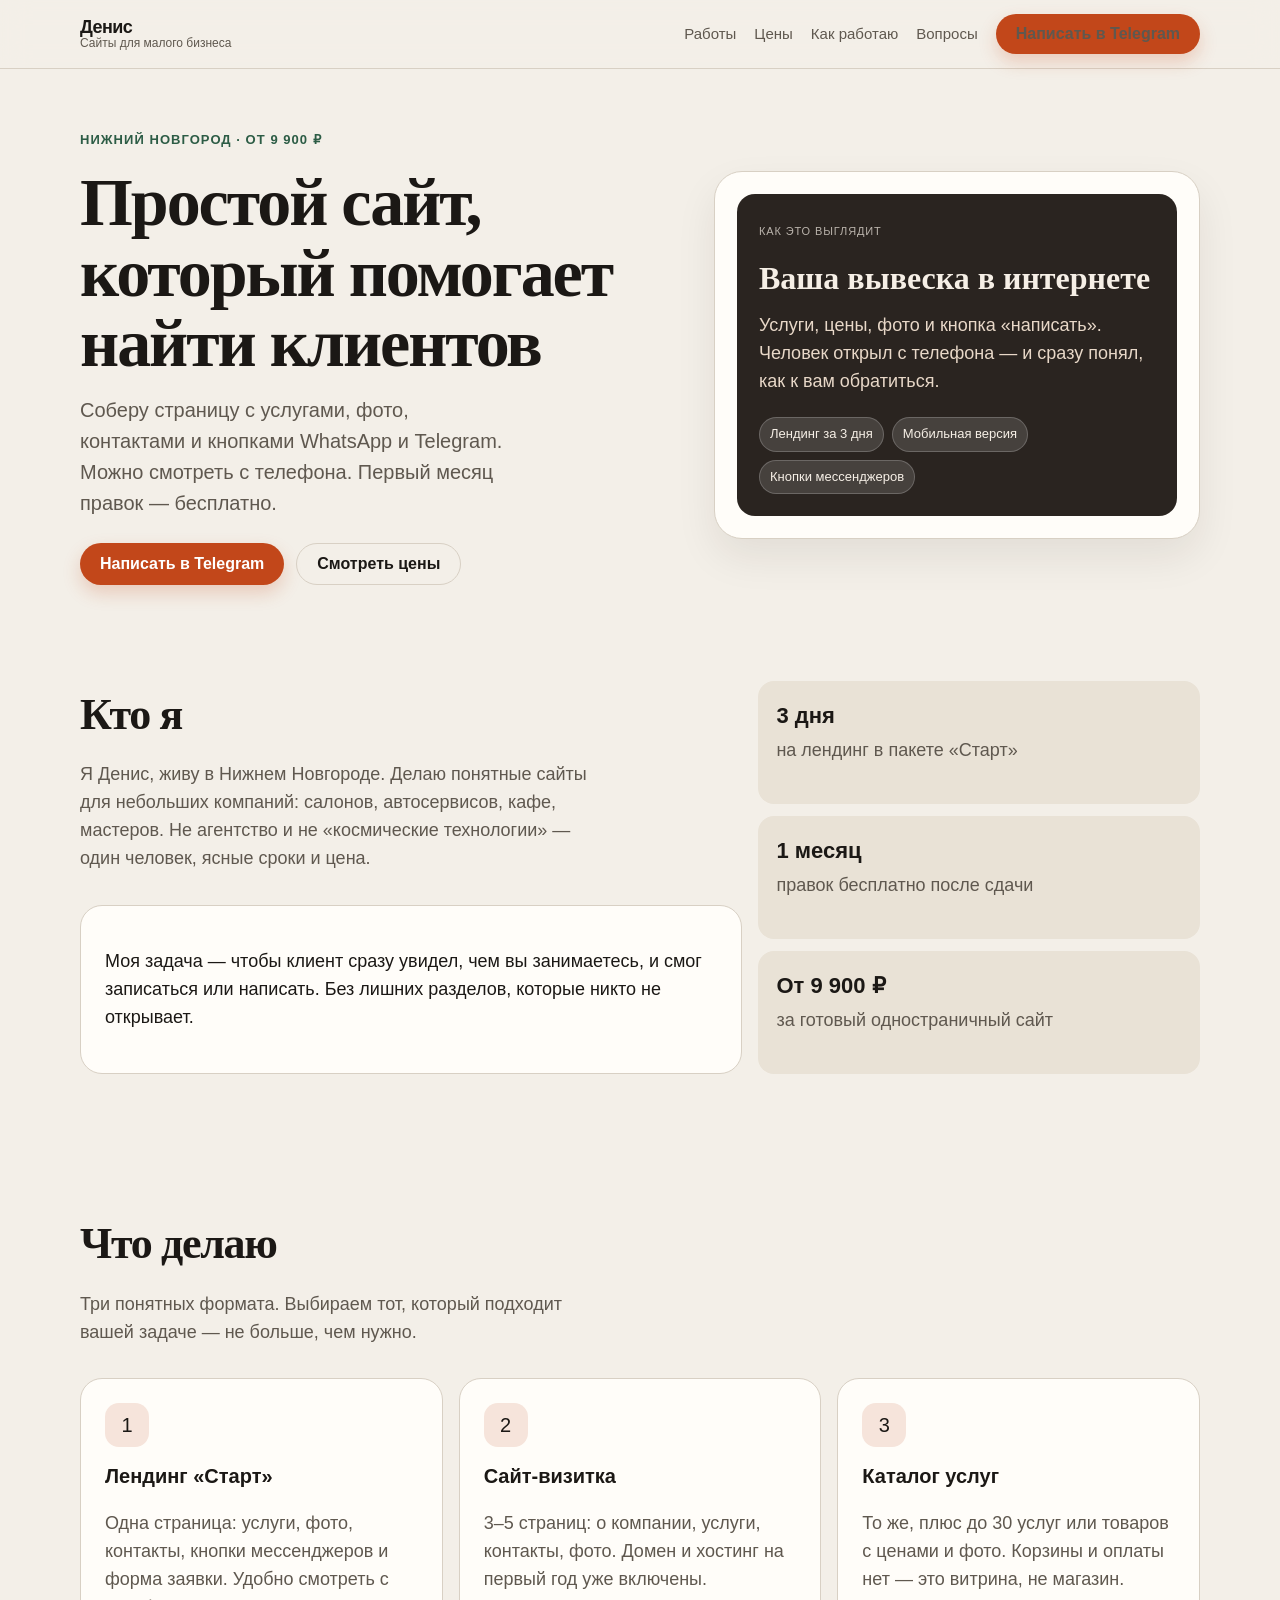
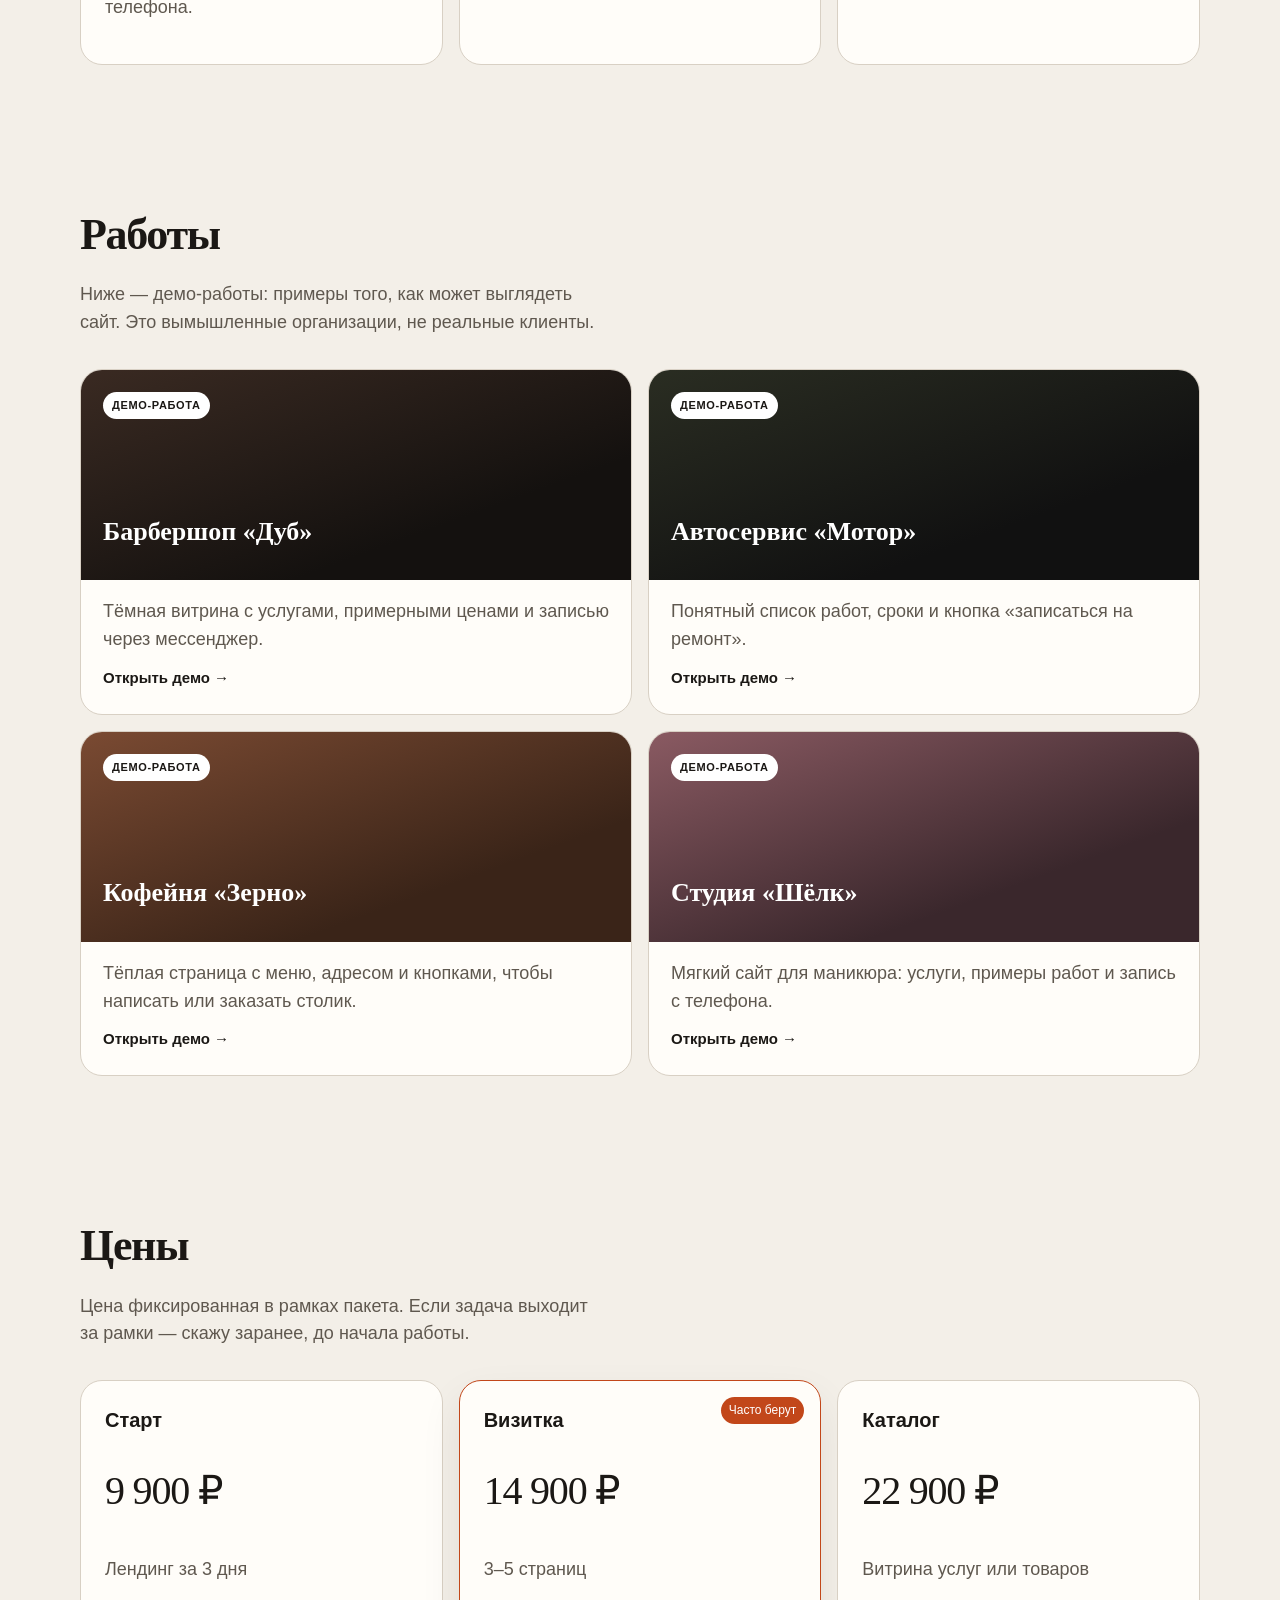
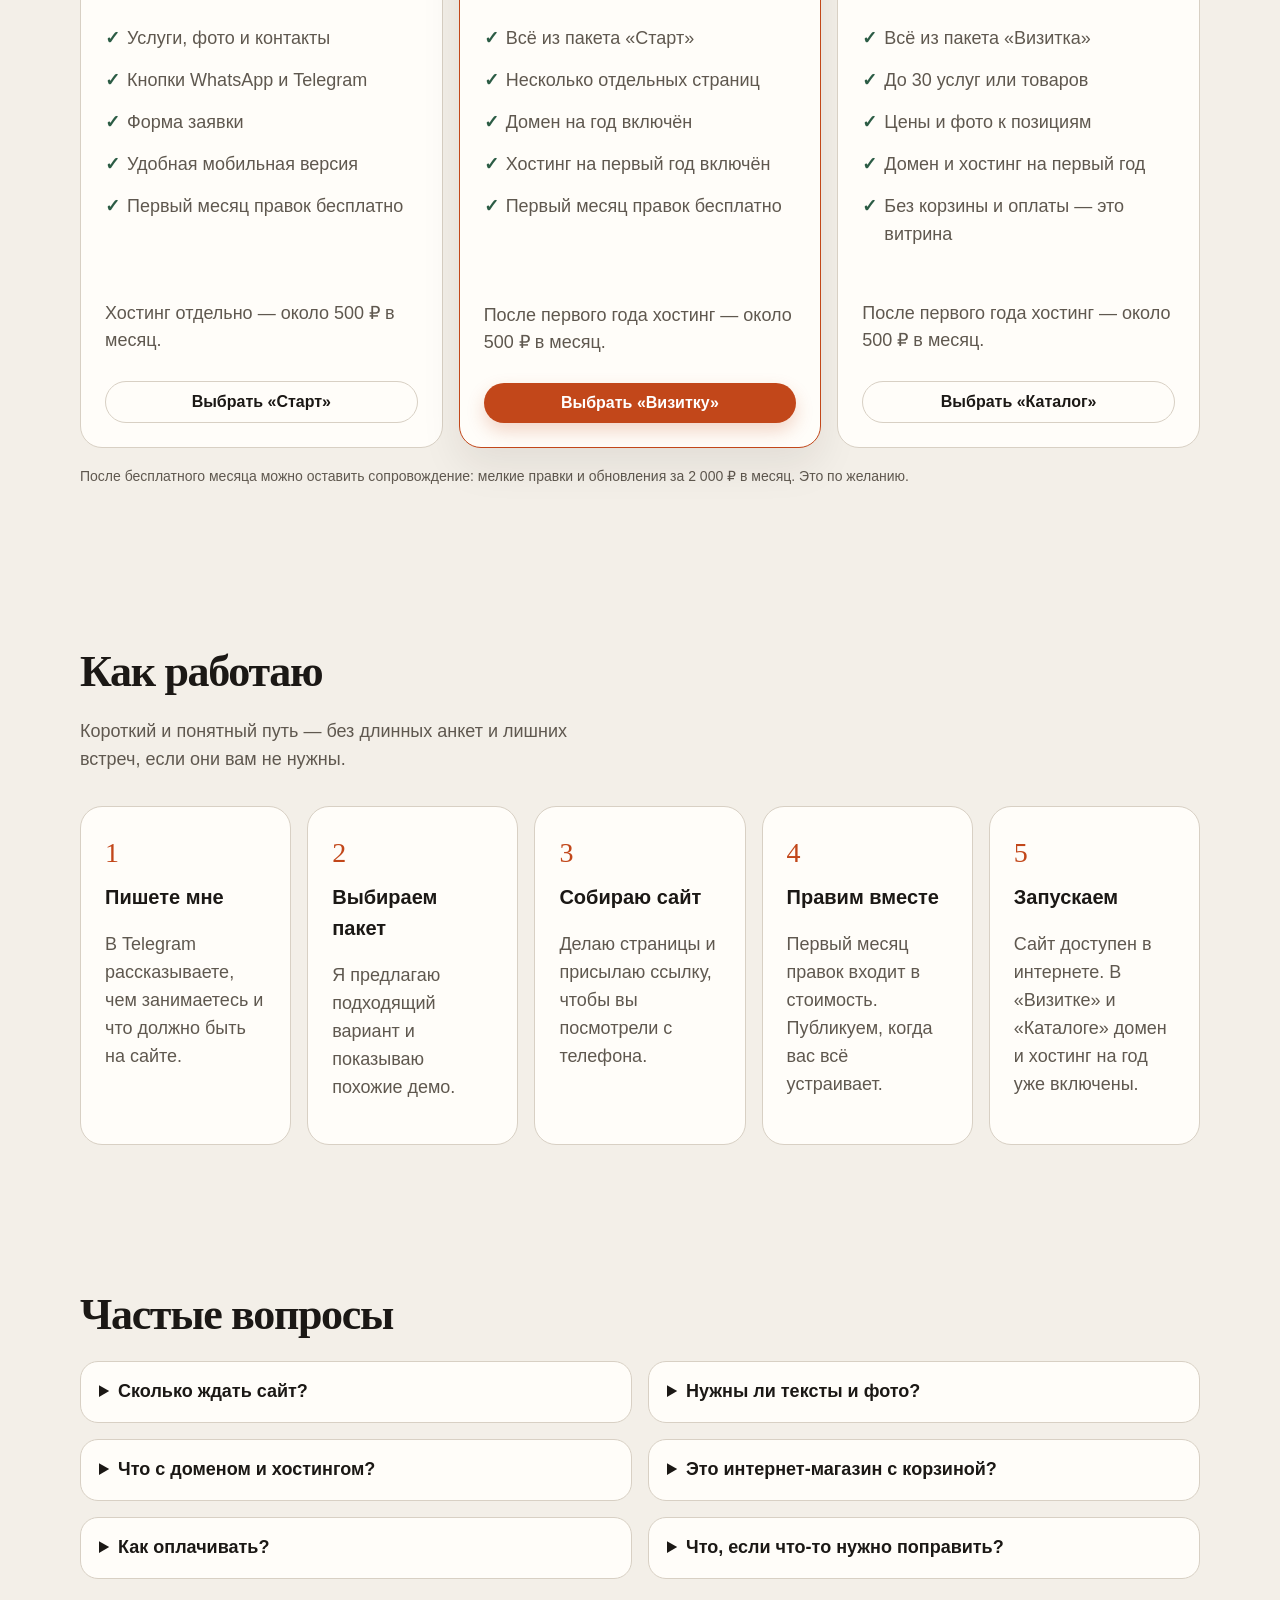
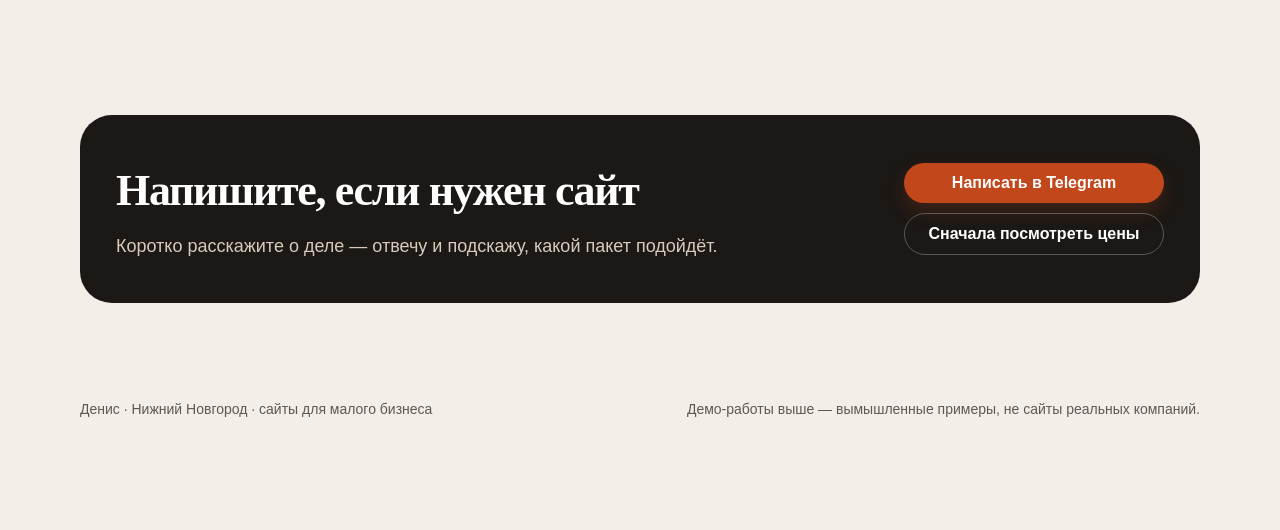
<file: index.html>
<!DOCTYPE html>
<html lang="ru">
<head>
  <meta charset="UTF-8">
  <meta name="viewport" content="width=device-width, initial-scale=1">
  <meta name="description" content="Денис из Нижнего Новгорода делает простые сайты для малого бизнеса: лендинг от 9 900 ₽, визитка и каталог. Первый месяц правок бесплатно.">
  <title>Денис — сайты для малого бизнеса в Нижнем Новгороде</title>
  <link rel="stylesheet" href="styles.css">
  <link rel="icon" href="data:image/svg+xml,%3Csvg xmlns='http://www.w3.org/2000/svg' viewBox='0 0 64 64'%3E%3Crect rx='14' width='64' height='64' fill='%23C2471A'/%3E%3Ctext x='32' y='44' text-anchor='middle' font-size='34' fill='white' font-family='Georgia'%3EД%3C/text%3E%3C/svg%3E">
</head>
<body>
  <a class="skip" href="#main">К содержанию</a>
  <div class="admin-note" id="admin-note">Чтобы кнопка «Написать в Telegram» заработала, укажите свой ник в файле config.js</div>

  <header class="nav">
    <div class="wrap nav-inner">
      <a class="brand" href="#top">
        <b>Денис</b>
        <span>Сайты для малого бизнеса</span>
      </a>
      <nav class="nav-links" aria-label="Разделы">
        <a href="#works">Работы</a>
        <a href="#prices">Цены</a>
        <a href="#how">Как работаю</a>
        <a href="#faq">Вопросы</a>
        <a class="btn" data-tg href="#contact">Написать в Telegram</a>
      </nav>
    </div>
  </header>

  <main id="main">
    <section class="hero" id="top">
      <div class="wrap hero-grid">
        <div>
          <div class="eyebrow">Нижний Новгород · от 9 900 ₽</div>
          <h1>Простой сайт, который помогает найти клиентов</h1>
          <p class="lead">Соберу страницу с услугами, фото, контактами и кнопками WhatsApp и Telegram. Можно смотреть с телефона. Первый месяц правок — бесплатно.</p>
          <div class="hero-actions">
            <a class="btn" data-tg href="#contact">Написать в Telegram</a>
            <a class="btn btn-ghost" href="#prices">Смотреть цены</a>
          </div>
        </div>
        <aside class="hero-card" aria-hidden="true">
          <div class="preview">
            <small>Как это выглядит</small>
            <strong>Ваша вывеска в интернете</strong>
            <p>Услуги, цены, фото и кнопка «написать». Человек открыл с телефона — и сразу понял, как к вам обратиться.</p>
            <div class="pills">
              <span class="pill">Лендинг за 3 дня</span>
              <span class="pill">Мобильная версия</span>
              <span class="pill">Кнопки мессенджеров</span>
            </div>
          </div>
        </aside>
      </div>
    </section>

    <section id="about">
      <div class="wrap about-grid">
        <div>
          <h2>Кто я</h2>
          <p class="section-lead">Я Денис, живу в Нижнем Новгороде. Делаю понятные сайты для небольших компаний: салонов, автосервисов, кафе, мастеров. Не агентство и не «космические технологии» — один человек, ясные сроки и цена.</p>
          <div class="card">
            <p>Моя задача — чтобы клиент сразу увидел, чем вы занимаетесь, и смог записаться или написать. Без лишних разделов, которые никто не открывает.</p>
          </div>
        </div>
        <div class="facts">
          <div class="fact"><b>3 дня</b><span class="muted">на лендинг в пакете «Старт»</span></div>
          <div class="fact"><b>1 месяц</b><span class="muted">правок бесплатно после сдачи</span></div>
          <div class="fact"><b>От 9 900 ₽</b><span class="muted">за готовый одностраничный сайт</span></div>
        </div>
      </div>
    </section>

    <section id="do">
      <div class="wrap">
        <h2>Что делаю</h2>
        <p class="section-lead">Три понятных формата. Выбираем тот, который подходит вашей задаче — не больше, чем нужно.</p>
        <div class="services">
          <article class="card">
            <div class="icon">1</div>
            <h3>Лендинг «Старт»</h3>
            <p class="muted">Одна страница: услуги, фото, контакты, кнопки мессенджеров и форма заявки. Удобно смотреть с телефона.</p>
          </article>
          <article class="card">
            <div class="icon">2</div>
            <h3>Сайт-визитка</h3>
            <p class="muted">3–5 страниц: о компании, услуги, контакты, фото. Домен и хостинг на первый год уже включены.</p>
          </article>
          <article class="card">
            <div class="icon">3</div>
            <h3>Каталог услуг</h3>
            <p class="muted">То же, плюс до 30 услуг или товаров с ценами и фото. Корзины и оплаты нет — это витрина, не магазин.</p>
          </article>
        </div>
      </div>
    </section>

    <section id="works">
      <div class="wrap">
        <h2>Работы</h2>
        <p class="section-lead">Ниже — демо-работы: примеры того, как может выглядеть сайт. Это вымышленные организации, не реальные клиенты.</p>
        <div class="works">
          <a class="card work" href="demos/barbershop/">
            <div class="work-visual barber">
              <span class="badge">Демо-работа</span>
              <h3>Барбершоп «Дуб»</h3>
            </div>
            <div class="work-body">
              <p>Тёмная витрина с услугами, примерными ценами и записью через мессенджер.</p>
              <span class="more">Открыть демо →</span>
            </div>
          </a>
          <a class="card work" href="demos/autoservice/">
            <div class="work-visual auto">
              <span class="badge">Демо-работа</span>
              <h3>Автосервис «Мотор»</h3>
            </div>
            <div class="work-body">
              <p>Понятный список работ, сроки и кнопка «записаться на ремонт».</p>
              <span class="more">Открыть демо →</span>
            </div>
          </a>
          <a class="card work" href="demos/coffee/">
            <div class="work-visual coffee">
              <span class="badge">Демо-работа</span>
              <h3>Кофейня «Зерно»</h3>
            </div>
            <div class="work-body">
              <p>Тёплая страница с меню, адресом и кнопками, чтобы написать или заказать столик.</p>
              <span class="more">Открыть демо →</span>
            </div>
          </a>
          <a class="card work" href="demos/manicure/">
            <div class="work-visual nails">
              <span class="badge">Демо-работа</span>
              <h3>Студия «Шёлк»</h3>
            </div>
            <div class="work-body">
              <p>Мягкий сайт для маникюра: услуги, примеры работ и запись с телефона.</p>
              <span class="more">Открыть демо →</span>
            </div>
          </a>
        </div>
      </div>
    </section>

    <section id="prices">
      <div class="wrap">
        <h2>Цены</h2>
        <p class="section-lead">Цена фиксированная в рамках пакета. Если задача выходит за рамки — скажу заранее, до начала работы.</p>
        <div class="prices">
          <article class="card price">
            <h3>Старт</h3>
            <div class="sum">9 900 ₽</div>
            <p class="muted">Лендинг за 3 дня</p>
            <ul>
              <li>Услуги, фото и контакты</li>
              <li>Кнопки WhatsApp и Telegram</li>
              <li>Форма заявки</li>
              <li>Удобная мобильная версия</li>
              <li>Первый месяц правок бесплатно</li>
            </ul>
            <p class="muted">Хостинг отдельно — около 500 ₽ в месяц.</p>
            <a class="btn btn-ghost" data-tg href="#contact">Выбрать «Старт»</a>
          </article>
          <article class="card price featured">
            <span class="tag">Часто берут</span>
            <h3>Визитка</h3>
            <div class="sum">14 900 ₽</div>
            <p class="muted">3–5 страниц</p>
            <ul>
              <li>Всё из пакета «Старт»</li>
              <li>Несколько отдельных страниц</li>
              <li>Домен на год включён</li>
              <li>Хостинг на первый год включён</li>
              <li>Первый месяц правок бесплатно</li>
            </ul>
            <p class="muted">После первого года хостинг — около 500 ₽ в месяц.</p>
            <a class="btn" data-tg href="#contact">Выбрать «Визитку»</a>
          </article>
          <article class="card price">
            <h3>Каталог</h3>
            <div class="sum">22 900 ₽</div>
            <p class="muted">Витрина услуг или товаров</p>
            <ul>
              <li>Всё из пакета «Визитка»</li>
              <li>До 30 услуг или товаров</li>
              <li>Цены и фото к позициям</li>
              <li>Домен и хостинг на первый год</li>
              <li>Без корзины и оплаты — это витрина</li>
            </ul>
            <p class="muted">После первого года хостинг — около 500 ₽ в месяц.</p>
            <a class="btn btn-ghost" data-tg href="#contact">Выбрать «Каталог»</a>
          </article>
        </div>
        <p class="note">После бесплатного месяца можно оставить сопровождение: мелкие правки и обновления за 2 000 ₽ в месяц. Это по желанию.</p>
      </div>
    </section>

    <section id="how">
      <div class="wrap">
        <h2>Как работаю</h2>
        <p class="section-lead">Короткий и понятный путь — без длинных анкет и лишних встреч, если они вам не нужны.</p>
        <div class="steps">
          <article class="card step"><span class="num">1</span><h3>Пишете мне</h3><p class="muted">В Telegram рассказываете, чем занимаетесь и что должно быть на сайте.</p></article>
          <article class="card step"><span class="num">2</span><h3>Выбираем пакет</h3><p class="muted">Я предлагаю подходящий вариант и показываю похожие демо.</p></article>
          <article class="card step"><span class="num">3</span><h3>Собираю сайт</h3><p class="muted">Делаю страницы и присылаю ссылку, чтобы вы посмотрели с телефона.</p></article>
          <article class="card step"><span class="num">4</span><h3>Правим вместе</h3><p class="muted">Первый месяц правок входит в стоимость. Публикуем, когда вас всё устраивает.</p></article>
          <article class="card step"><span class="num">5</span><h3>Запускаем</h3><p class="muted">Сайт доступен в интернете. В «Визитке» и «Каталоге» домен и хостинг на год уже включены.</p></article>
        </div>
      </div>
    </section>

    <section id="faq">
      <div class="wrap">
        <h2>Частые вопросы</h2>
        <div class="faq">
          <details>
            <summary>Сколько ждать сайт?</summary>
            <p>Пакет «Старт» — за 3 дня. «Визитка» и «Каталог» обычно занимают 5–10 дней. Точный срок скажу после того, как пойму задачу.</p>
          </details>
          <details>
            <summary>Нужны ли тексты и фото?</summary>
            <p>Если они есть — отлично. Если нет, помогу написать простые понятные тексты. Фото можно сделать на телефон: главное, чтобы было видно вашу работу, зал или товар.</p>
          </details>
          <details>
            <summary>Что с доменом и хостингом?</summary>
            <p>В пакетах «Визитка» и «Каталог» домен и хостинг на первый год уже входят в цену. В пакете «Старт» хостинг оплачивается отдельно — примерно 500 ₽ в месяц. Со второго года хостинг тоже около 500 ₽ в месяц.</p>
          </details>
          <details>
            <summary>Это интернет-магазин с корзиной?</summary>
            <p>Нет. «Каталог» — это витрина: список услуг или товаров с ценами и фото, без корзины и онлайн-оплаты. Если нужен магазин, обсудим отдельно, это уже другая задача и другая цена.</p>
          </details>
          <details>
            <summary>Как оплачивать?</summary>
            <p>Обычно часть суммы — аванс, остаток — когда сайт готов и вы его посмотрели. Порядок обсудим в переписке, без сюрпризов.</p>
          </details>
          <details>
            <summary>Что, если что-то нужно поправить?</summary>
            <p>Первый месяц после сдачи правки бесплатные. Дальше можно подключить сопровождение за 2 000 ₽ в месяц или обращаться от случая к случаю.</p>
          </details>
        </div>
      </div>
    </section>

    <section id="contact">
      <div class="wrap">
        <div class="cta">
          <div>
            <h2>Напишите, если нужен сайт</h2>
            <p>Коротко расскажите о деле — отвечу и подскажу, какой пакет подойдёт.</p>
            <p class="tg-missing" id="tg-missing">Прямая ссылка на Telegram пока не подключена. Денис, вставьте свой ник в файл config.js — и кнопка заработает.</p>
          </div>
          <div class="cta-actions">
            <a class="btn" data-tg href="#contact">Написать в Telegram</a>
            <a class="btn btn-ghost" href="#prices" style="color:#fff;border-color:#fff4">Сначала посмотреть цены</a>
          </div>
        </div>
      </div>
    </section>
  </main>

  <footer class="wrap">
    <div>Денис · Нижний Новгород · сайты для малого бизнеса</div>
    <div>Демо-работы выше — вымышленные примеры, не сайты реальных компаний.</div>
  </footer>

  <div class="sticky-cta">
    <a class="btn" data-tg href="#contact">Написать в Telegram</a>
  </div>

  <script src="config.js"></script>
  <script src="site.js"></script>
</body>
</html>
</file>
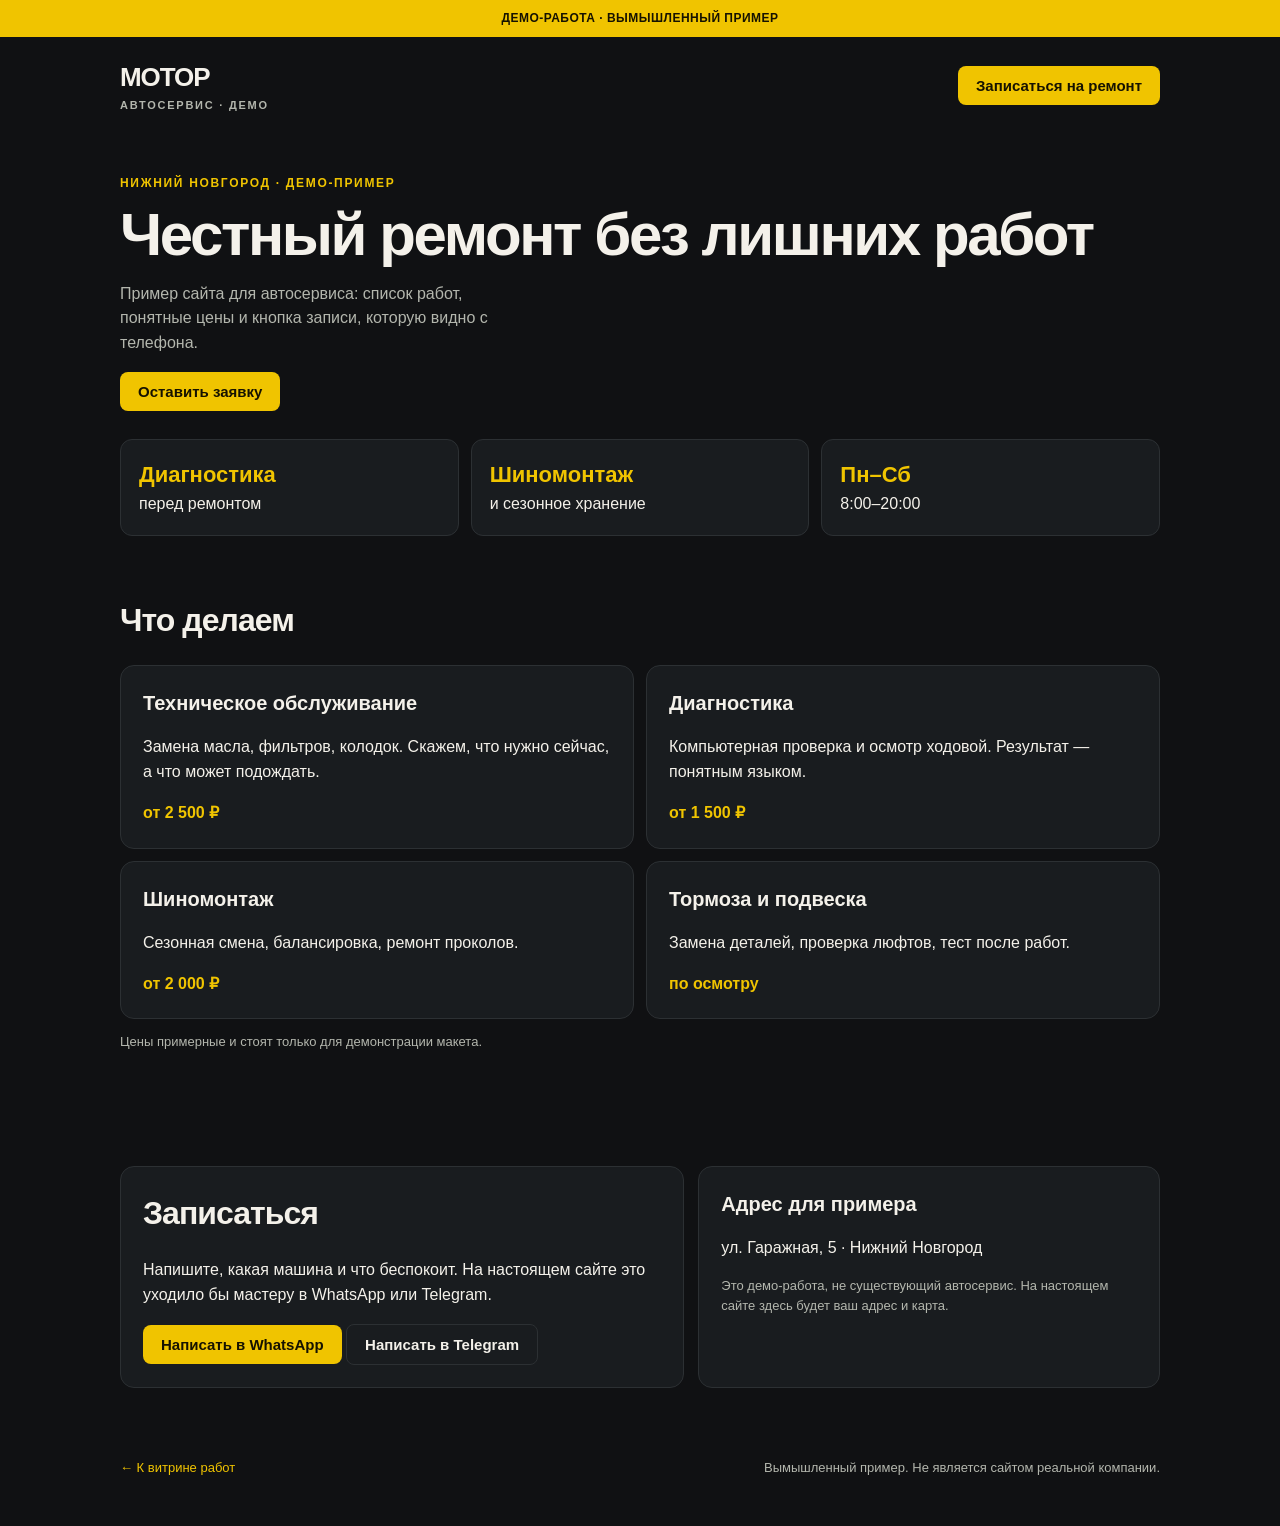
<file: demos/autoservice/index.html>
<!DOCTYPE html>
<html lang="ru">
<head>
<meta charset="UTF-8"><meta name="viewport" content="width=device-width, initial-scale=1">
<title>Демо · Автосервис «Мотор»</title>
<style>
:root{--bg:#101113;--card:#191c1f;--ink:#f4f1ea;--muted:#b3b6ad;--accent:#f0c400;--line:#2c3033}
*{box-sizing:border-box}body{margin:0;background:var(--bg);color:var(--ink);font:16px/1.55 "Segoe UI",Arial,sans-serif}
a{color:inherit}.notice{background:var(--accent);color:#161200;text-align:center;font-size:12px;font-weight:700;letter-spacing:.04em;padding:9px 12px;text-transform:uppercase}
.wrap{width:min(1040px,calc(100% - 32px));margin:0 auto}
header{display:flex;justify-content:space-between;align-items:center;padding:20px 0;gap:16px}
.logo{font-weight:800;letter-spacing:-.04em;font-size:26px}.logo span{display:block;font-size:11px;letter-spacing:.16em;text-transform:uppercase;color:var(--muted);font-weight:600}
.btn{display:inline-block;background:var(--accent);color:#161200;border:0;border-radius:8px;padding:12px 18px;font:700 15px/1 "Segoe UI",Arial,sans-serif;text-decoration:none;cursor:pointer}
.btn.ghost{background:transparent;color:var(--ink);border:1px solid var(--line)}
.hero{padding:40px 0 10px}
.eyebrow{letter-spacing:.14em;text-transform:uppercase;font-size:12px;color:var(--accent);font-weight:700}
h1{font-size:clamp(36px,6vw,60px);line-height:1.05;letter-spacing:-.04em;margin:10px 0 16px}
.lead{color:var(--muted);max-width:46ch}
.stats{display:grid;grid-template-columns:repeat(3,1fr);gap:12px;margin-top:28px}
.stat{border:1px solid var(--line);padding:18px;border-radius:12px;background:var(--card)}
.stat b{display:block;font-size:22px;color:var(--accent)}
section{padding:50px 0}h2{font-size:32px;margin:0 0 20px;letter-spacing:-.03em}
.grid{display:grid;grid-template-columns:repeat(2,1fr);gap:12px}
.card{background:var(--card);border:1px solid var(--line);border-radius:14px;padding:22px}
.card b{display:block;font-size:20px;margin-bottom:6px}
.price{color:var(--accent);font-weight:700}
.hint{font-size:13px;color:var(--muted)}
.contact{display:grid;grid-template-columns:1.1fr .9fr;gap:14px}
footer{padding:20px 0 48px;color:var(--muted);font-size:13px;display:flex;justify-content:space-between;gap:12px;flex-wrap:wrap}
.back{color:var(--accent);text-decoration:none}
dialog{border:0;border-radius:16px;background:#191c1f;color:var(--ink);padding:24px;width:min(92vw,440px)}
dialog::backdrop{background:#0008}label{display:block;margin:10px 0;font-size:14px}
input,textarea{width:100%;margin-top:6px;padding:10px;border-radius:8px;border:1px solid var(--line);background:#101113;color:var(--ink);font:inherit}
.row{display:flex;gap:8px;flex-wrap:wrap;margin-top:10px}#preview{white-space:pre-wrap;background:#101113;padding:10px;border-radius:8px}
@media(max-width:800px){.grid,.stats,.contact{grid-template-columns:1fr}h1{font-size:36px}}
</style>
</head>
<body>
<div class="notice">Демо-работа · вымышленный пример</div>
<div class="wrap">
<header>
  <div class="logo">МОТОР<span>Автосервис · демо</span></div>
  <a class="btn" href="#contact" onclick="demoMsg(event)">Записаться на ремонт</a>
</header>
<section class="hero">
  <div class="eyebrow">Нижний Новгород · демо-пример</div>
  <h1>Честный ремонт без лишних работ</h1>
  <p class="lead">Пример сайта для автосервиса: список работ, понятные цены и кнопка записи, которую видно с телефона.</p>
  <a class="btn" href="#contact" onclick="demoMsg(event)">Оставить заявку</a>
  <div class="stats">
    <div class="stat"><b>Диагностика</b>перед ремонтом</div>
    <div class="stat"><b>Шиномонтаж</b>и сезонное хранение</div>
    <div class="stat"><b>Пн–Сб</b>8:00–20:00</div>
  </div>
</section>
<section id="services">
  <h2>Что делаем</h2>
  <div class="grid">
    <article class="card"><b>Техническое обслуживание</b><p>Замена масла, фильтров, колодок. Скажем, что нужно сейчас, а что может подождать.</p><div class="price">от 2 500 ₽</div></article>
    <article class="card"><b>Диагностика</b><p>Компьютерная проверка и осмотр ходовой. Результат — понятным языком.</p><div class="price">от 1 500 ₽</div></article>
    <article class="card"><b>Шиномонтаж</b><p>Сезонная смена, балансировка, ремонт проколов.</p><div class="price">от 2 000 ₽</div></article>
    <article class="card"><b>Тормоза и подвеска</b><p>Замена деталей, проверка люфтов, тест после работ.</p><div class="price">по осмотру</div></article>
  </div>
  <p class="hint">Цены примерные и стоят только для демонстрации макета.</p>
</section>
<section class="contact" id="contact">
  <div class="card">
    <h2>Записаться</h2>
    <p>Напишите, какая машина и что беспокоит. На настоящем сайте это уходило бы мастеру в WhatsApp или Telegram.</p>
    <a class="btn" href="#contact" onclick="demoMsg(event)">Написать в WhatsApp</a>
    <a class="btn ghost" href="#contact" onclick="demoMsg(event)">Написать в Telegram</a>
  </div>
  <div class="card">
    <b>Адрес для примера</b>
    <p>ул. Гаражная, 5 · Нижний Новгород</p>
    <p class="hint">Это демо-работа, не существующий автосервис. На настоящем сайте здесь будет ваш адрес и карта.</p>
  </div>
</section>
<footer>
  <a class="back" href="../../index.html">← К витрине работ</a>
  <div>Вымышленный пример. Не является сайтом реальной компании.</div>
</footer>
</div>

<dialog id="modal">
  <form method="dialog">
    <h2>Пример заявки</h2>
    <p>Форма работает только на этой странице и никуда не отправляет данные. На настоящем сайте заявка уходила бы владельцу в WhatsApp или Telegram.</p>
    <label>Имя<input name="client" maxlength="80" placeholder="Ваше имя"></label>
    <label>Комментарий<textarea name="request" id="request" rows="3" maxlength="500" placeholder="Что нужно"></textarea></label>
    <div class="row">
      <button type="button" class="btn" onclick="preview()">Показать пример</button>
      <button class="btn ghost" value="cancel">Закрыть</button>
    </div>
    <p id="preview" hidden></p>
  </form>
</dialog>
<script>
function openModal(v){var r=document.getElementById("request"); if(r) r.value=v||""; document.getElementById("modal").showModal()}
function preview(){
  var f=document.querySelector("#modal form");
  var t="ДЕМО-ЗАЯВКА\nИмя: "+(f.elements.client.value.trim()||"не указано")+"\nЗапрос: "+(f.elements.request.value.trim()||"не указан")+"\n\nНа настоящем сайте это сообщение ушло бы владельцу.";
  var p=document.getElementById("preview"); p.hidden=false; p.textContent=t;
}
function demoMsg(e){if(e) e.preventDefault(); openModal("Хочу записаться");}
</script>

</body></html>
</file>
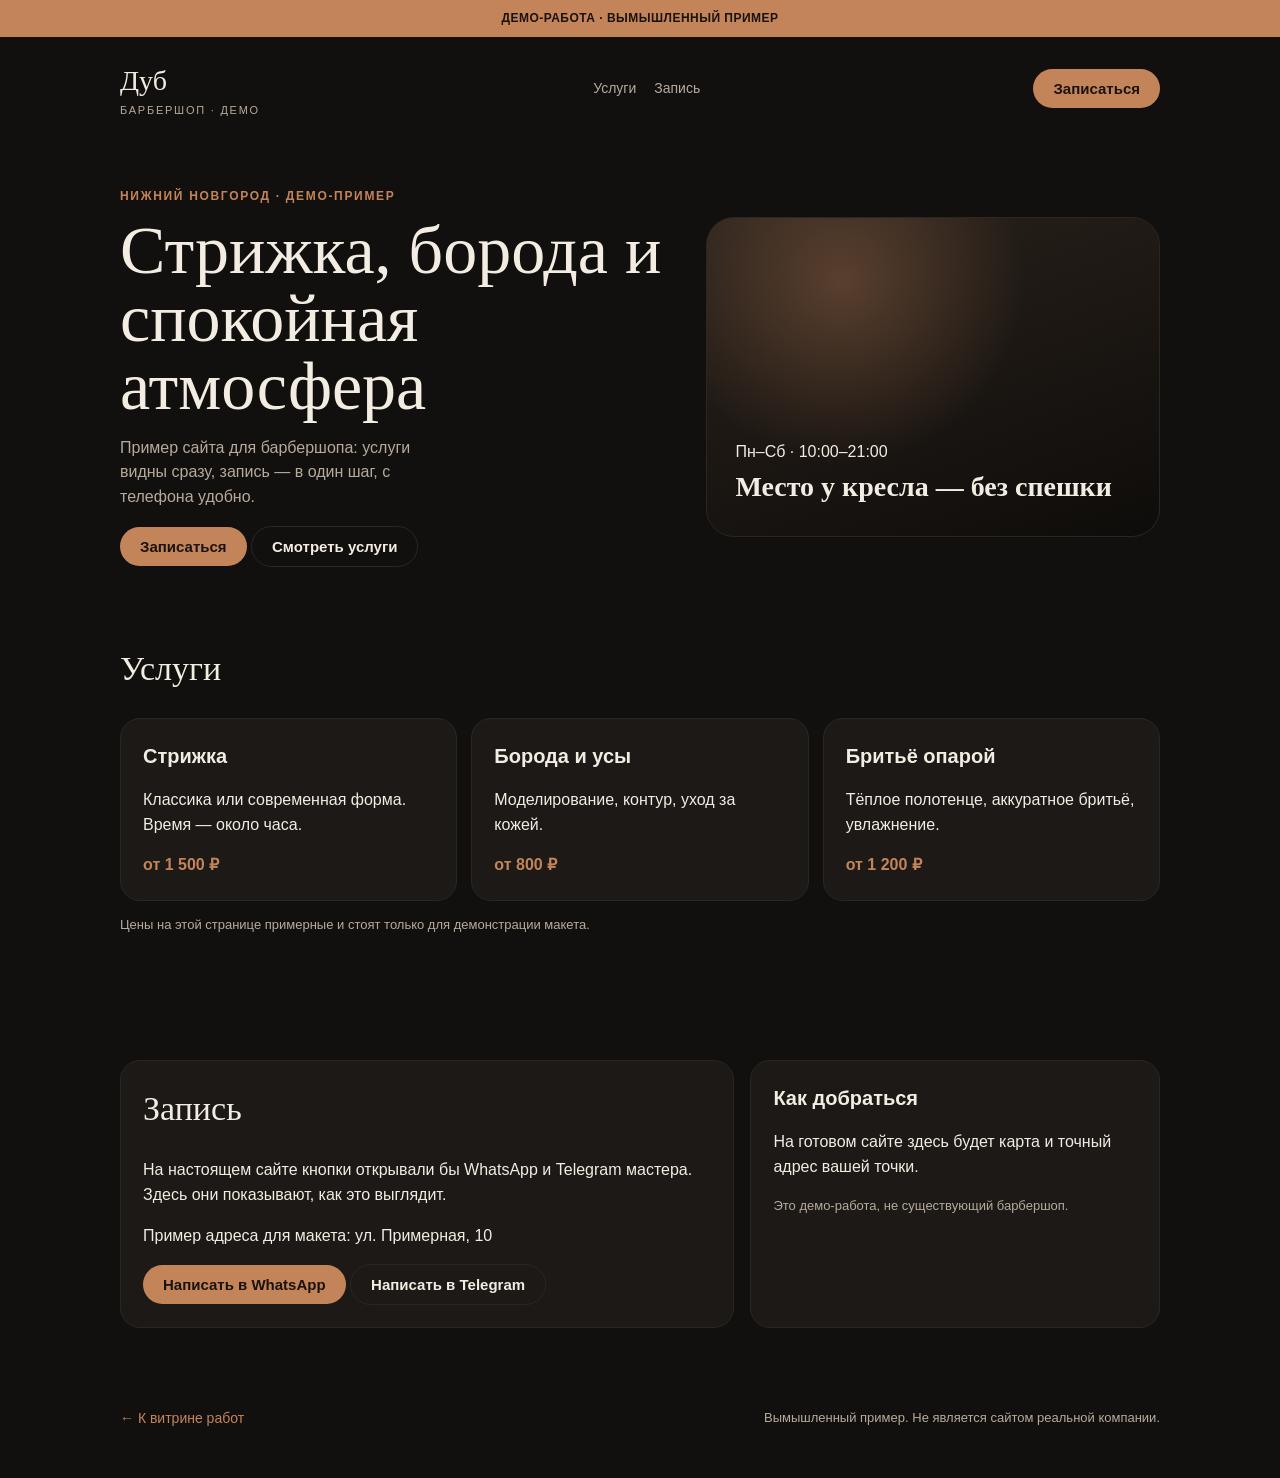
<file: demos/barbershop/index.html>
<!DOCTYPE html>
<html lang="ru">
<head>
<meta charset="UTF-8"><meta name="viewport" content="width=device-width, initial-scale=1">
<title>Демо · Барбершоп «Дуб»</title>
<style>
:root{--bg:#12100e;--card:#1c1916;--ink:#f3ece3;--muted:#b6aa9c;--accent:#c4845a;--line:#2c261f}
*{box-sizing:border-box}body{margin:0;background:var(--bg);color:var(--ink);font:16px/1.55 "Segoe UI",Arial,sans-serif}
a{color:inherit}.notice{background:#c4845a;color:#1a120c;text-align:center;font-size:12px;font-weight:700;letter-spacing:.04em;padding:9px 12px;text-transform:uppercase}
.wrap{width:min(1040px,calc(100% - 32px));margin:0 auto}
header{display:flex;justify-content:space-between;align-items:center;padding:22px 0;gap:16px}
.logo{font-family:Georgia,serif;font-size:28px}.logo span{display:block;font-family:"Segoe UI",Arial,sans-serif;font-size:11px;letter-spacing:.16em;text-transform:uppercase;color:var(--muted)}
nav{display:flex;gap:18px;font-size:14px}nav a{text-decoration:none;color:var(--muted)}
.btn{display:inline-block;background:var(--accent);color:#1a120c;border:0;border-radius:999px;padding:12px 20px;font:700 15px/1 "Segoe UI",Arial,sans-serif;text-decoration:none;cursor:pointer}
.btn.ghost{background:transparent;color:var(--ink);border:1px solid var(--line)}
.hero{padding:46px 0 20px;display:grid;grid-template-columns:1.1fr .9fr;gap:32px;align-items:center}
.eyebrow{letter-spacing:.14em;text-transform:uppercase;font-size:12px;color:var(--accent);font-weight:700}
h1{font-family:Georgia,serif;font-size:clamp(40px,7vw,68px);line-height:1;margin:10px 0 16px;font-weight:500}
.lead{color:var(--muted);max-width:36ch}
.hero-art{min-height:320px;border-radius:28px;background:
radial-gradient(circle at 30% 20%,#c4845a55,transparent 45%),
linear-gradient(160deg,#2a221c,#0e0c0a);border:1px solid var(--line);padding:28px;display:flex;flex-direction:column;justify-content:flex-end}
.hero-art b{font-family:Georgia,serif;font-size:28px}
section{padding:56px 0}h2{font-family:Georgia,serif;font-size:34px;margin:0 0 22px;font-weight:500}
.grid{display:grid;grid-template-columns:repeat(3,1fr);gap:14px}
.card{background:var(--card);border:1px solid var(--line);border-radius:20px;padding:22px}
.card b{display:block;font-size:20px;margin:0 0 6px}
.price{color:var(--accent);font-weight:700}
.hint{font-size:13px;color:var(--muted);margin-top:14px}
.contact{display:grid;grid-template-columns:1.2fr .8fr;gap:16px}
footer{padding:24px 0 48px;color:var(--muted);font-size:13px;display:flex;justify-content:space-between;gap:12px;flex-wrap:wrap}
.back{color:var(--accent);text-decoration:none;font-size:14px}
dialog{border:0;border-radius:20px;background:#1c1916;color:var(--ink);padding:24px;width:min(92vw,440px)}
dialog::backdrop{background:#0008}label{display:block;margin:10px 0;font-size:14px}
input,textarea{width:100%;margin-top:6px;padding:10px;border-radius:10px;border:1px solid var(--line);background:#12100e;color:var(--ink);font:inherit}
.row{display:flex;gap:8px;flex-wrap:wrap;margin-top:10px}#preview{white-space:pre-wrap;background:#12100e;padding:10px;border-radius:10px}
@media(max-width:800px){.hero,.grid,.contact{grid-template-columns:1fr}nav{display:none}h1{font-size:40px}}
</style>
</head>
<body>
<div class="notice">Демо-работа · вымышленный пример</div>
<div class="wrap">
<header>
  <div class="logo">Дуб<span>Барбершоп · демо</span></div>
  <nav>
    <a href="#services">Услуги</a>
    <a href="#contact">Запись</a>
  </nav>
  <a class="btn" href="#contact" onclick="demoMsg(event)">Записаться</a>
</header>
<section class="hero">
  <div>
    <div class="eyebrow">Нижний Новгород · демо-пример</div>
    <h1>Стрижка, борода и спокойная атмосфера</h1>
    <p class="lead">Пример сайта для барбершопа: услуги видны сразу, запись — в один шаг, с телефона удобно.</p>
    <a class="btn" href="#contact" onclick="demoMsg(event)">Записаться</a>
    <a class="btn ghost" href="#services">Смотреть услуги</a>
  </div>
  <div class="hero-art">
    <span>Пн–Сб · 10:00–21:00</span>
    <b>Место у кресла — без спешки</b>
  </div>
</section>
<section id="services">
  <h2>Услуги</h2>
  <div class="grid">
    <article class="card"><b>Стрижка</b><p>Классика или современная форма. Время — около часа.</p><div class="price">от 1 500 ₽</div></article>
    <article class="card"><b>Борода и усы</b><p>Моделирование, контур, уход за кожей.</p><div class="price">от 800 ₽</div></article>
    <article class="card"><b>Бритьё опарой</b><p>Тёплое полотенце, аккуратное бритьё, увлажнение.</p><div class="price">от 1 200 ₽</div></article>
  </div>
  <p class="hint">Цены на этой странице примерные и стоят только для демонстрации макета.</p>
</section>
<section class="contact" id="contact">
  <div class="card">
    <h2>Запись</h2>
    <p>На настоящем сайте кнопки открывали бы WhatsApp и Telegram мастера. Здесь они показывают, как это выглядит.</p>
    <p>Пример адреса для макета: ул. Примерная, 10</p>
    <a class="btn" href="#contact" onclick="demoMsg(event)">Написать в WhatsApp</a>
    <a class="btn ghost" href="#contact" onclick="demoMsg(event)">Написать в Telegram</a>
  </div>
  <div class="card">
    <b>Как добраться</b>
    <p>На готовом сайте здесь будет карта и точный адрес вашей точки.</p>
    <p class="hint">Это демо-работа, не существующий барбершоп.</p>
  </div>
</section>
<footer>
  <a class="back" href="../../index.html">← К витрине работ</a>
  <div>Вымышленный пример. Не является сайтом реальной компании.</div>
</footer>
</div>

<dialog id="modal">
  <form method="dialog">
    <h2>Пример заявки</h2>
    <p>Форма работает только на этой странице и никуда не отправляет данные. На настоящем сайте заявка уходила бы владельцу в WhatsApp или Telegram.</p>
    <label>Имя<input name="client" maxlength="80" placeholder="Ваше имя"></label>
    <label>Комментарий<textarea name="request" id="request" rows="3" maxlength="500" placeholder="Что нужно"></textarea></label>
    <div class="row">
      <button type="button" class="btn" onclick="preview()">Показать пример</button>
      <button class="btn ghost" value="cancel">Закрыть</button>
    </div>
    <p id="preview" hidden></p>
  </form>
</dialog>
<script>
function openModal(v){var r=document.getElementById("request"); if(r) r.value=v||""; document.getElementById("modal").showModal()}
function preview(){
  var f=document.querySelector("#modal form");
  var t="ДЕМО-ЗАЯВКА\nИмя: "+(f.elements.client.value.trim()||"не указано")+"\nЗапрос: "+(f.elements.request.value.trim()||"не указан")+"\n\nНа настоящем сайте это сообщение ушло бы владельцу.";
  var p=document.getElementById("preview"); p.hidden=false; p.textContent=t;
}
function demoMsg(e){if(e) e.preventDefault(); openModal("Хочу записаться");}
</script>

</body></html>
</file>
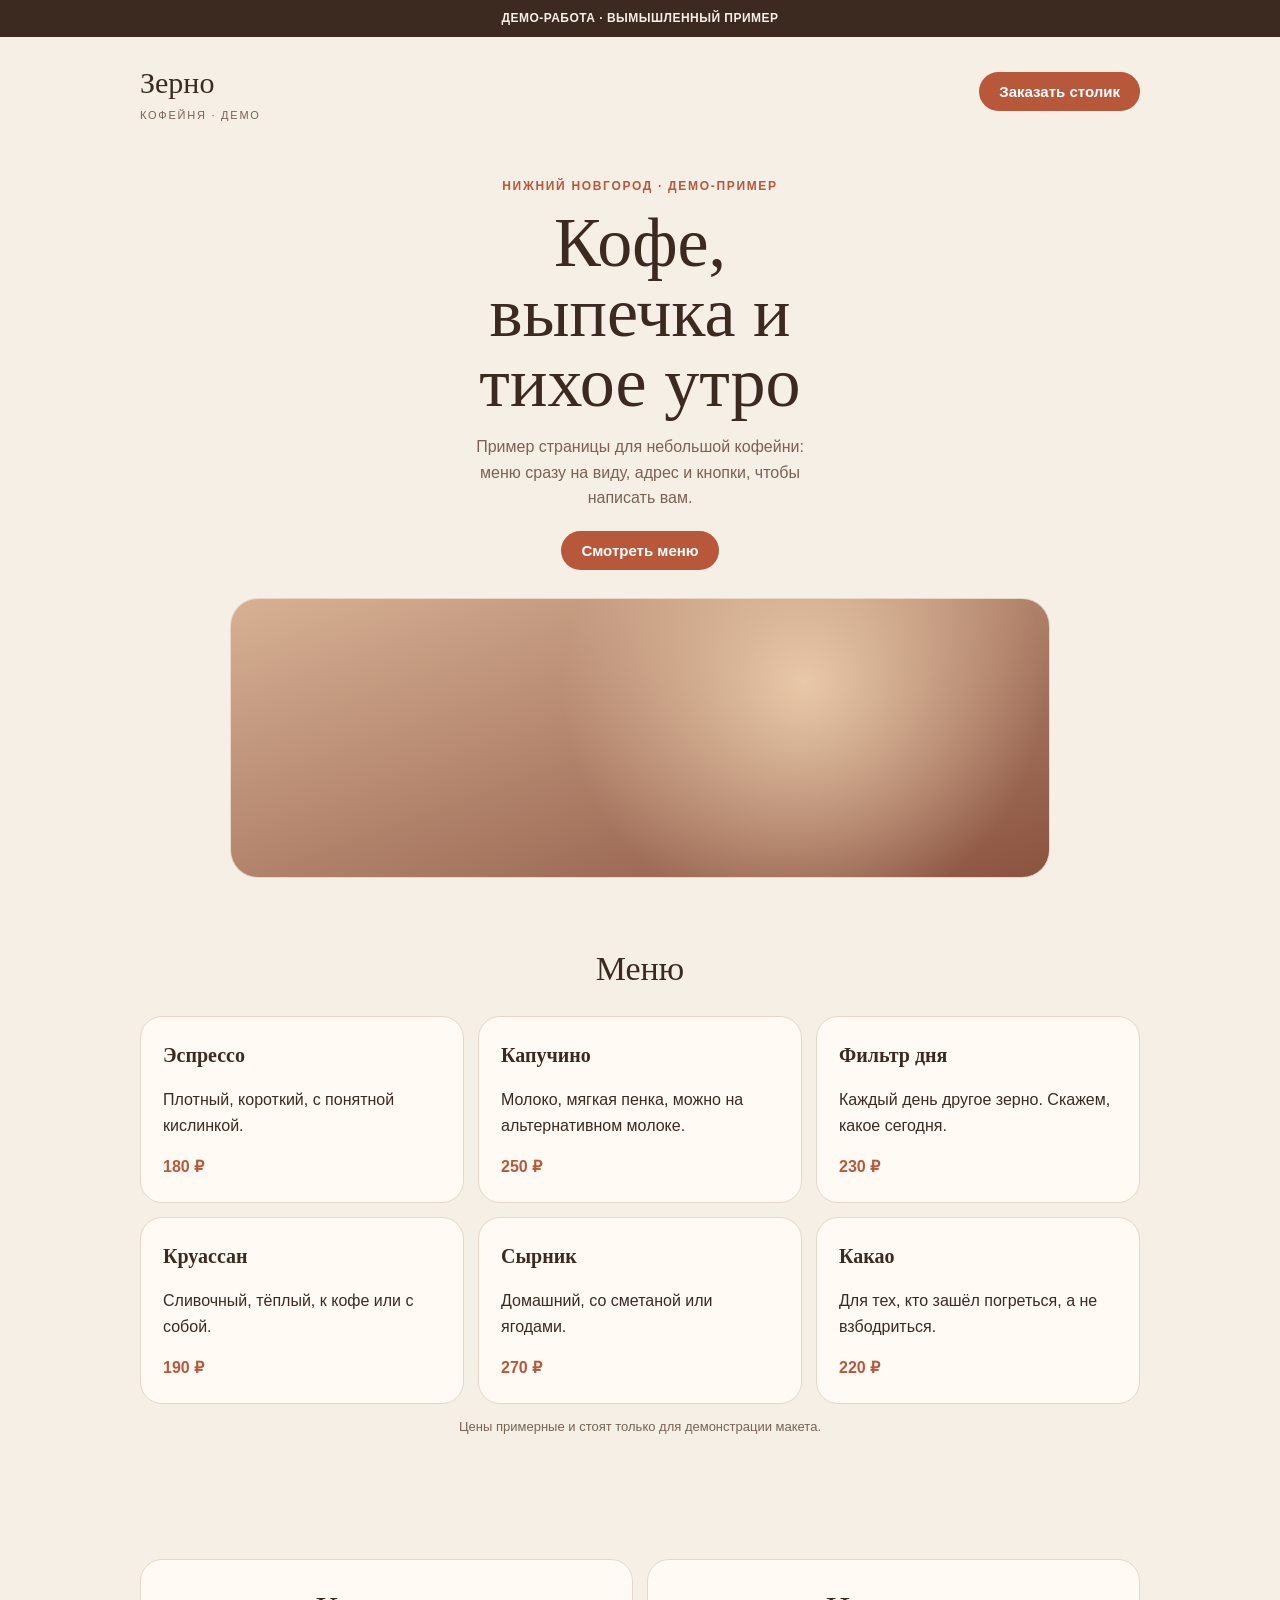
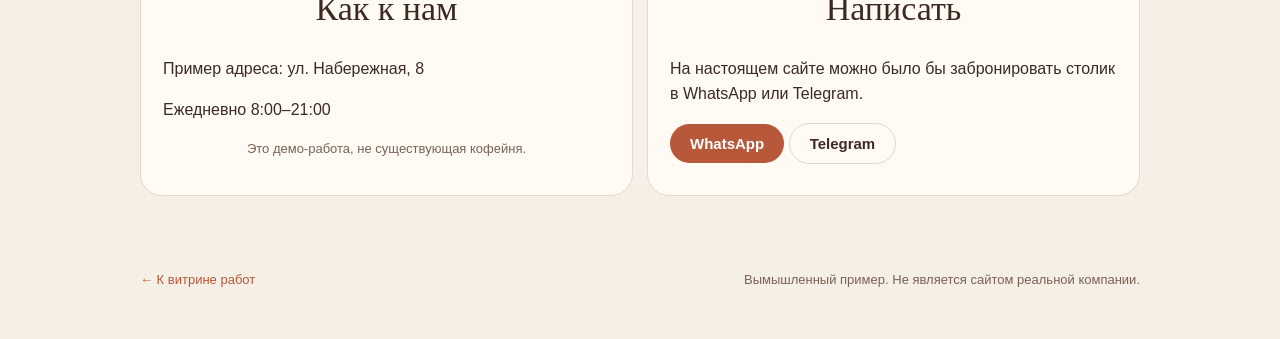
<file: demos/coffee/index.html>
<!DOCTYPE html>
<html lang="ru">
<head>
<meta charset="UTF-8"><meta name="viewport" content="width=device-width, initial-scale=1">
<title>Демо · Кофейня «Зерно»</title>
<style>
:root{--bg:#f6efe6;--card:#fffaf4;--ink:#3c2a21;--muted:#7a6254;--accent:#b8583a;--line:#e6d8c8}
*{box-sizing:border-box}body{margin:0;background:var(--bg);color:var(--ink);font:16px/1.6 "Segoe UI",Arial,sans-serif}
a{color:inherit}.notice{background:#3c2a21;color:#f6efe6;text-align:center;font-size:12px;font-weight:700;letter-spacing:.04em;padding:9px 12px;text-transform:uppercase}
.wrap{width:min(1000px,calc(100% - 32px));margin:0 auto}
header{display:flex;justify-content:space-between;align-items:center;padding:22px 0}
.logo{font-family:Georgia,serif;font-size:30px}.logo span{display:block;font-family:"Segoe UI",Arial,sans-serif;font-size:11px;letter-spacing:.16em;text-transform:uppercase;color:var(--muted)}
.btn{display:inline-block;background:var(--accent);color:#fff;border:0;border-radius:999px;padding:12px 20px;font:700 15px/1 "Segoe UI",Arial,sans-serif;text-decoration:none;cursor:pointer}
.btn.ghost{background:transparent;color:var(--ink);border:1px solid var(--line)}
.hero{padding:30px 0 10px;text-align:center}
.eyebrow{letter-spacing:.14em;text-transform:uppercase;font-size:12px;color:var(--accent);font-weight:700}
h1{font-family:Georgia,serif;font-size:clamp(40px,7vw,70px);line-height:1;margin:12px auto 16px;font-weight:500;max-width:12ch}
.lead{color:var(--muted);max-width:40ch;margin:0 auto 20px}
.hero-art{margin:28px auto 0;max-width:820px;min-height:280px;border-radius:28px;background:
radial-gradient(circle at 70% 30%,#e8c8a8,transparent 40%),
linear-gradient(160deg,#d7b194,#8a5340);border:1px solid var(--line)}
section{padding:54px 0}h2{font-family:Georgia,serif;font-size:34px;margin:0 0 20px;font-weight:500;text-align:center}
.grid{display:grid;grid-template-columns:repeat(3,1fr);gap:14px}
.card{background:var(--card);border:1px solid var(--line);border-radius:22px;padding:22px}
.card b{display:block;font-size:20px;margin-bottom:6px;font-family:Georgia,serif}
.price{color:var(--accent);font-weight:700}
.hint{font-size:13px;color:var(--muted);text-align:center}
.contact{display:grid;grid-template-columns:1fr 1fr;gap:14px}
footer{padding:20px 0 48px;color:var(--muted);font-size:13px;display:flex;justify-content:space-between;gap:12px;flex-wrap:wrap}
.back{color:var(--accent);text-decoration:none}
dialog{border:0;border-radius:20px;background:#fffaf4;color:var(--ink);padding:24px;width:min(92vw,440px)}
dialog::backdrop{background:#0005}label{display:block;margin:10px 0;font-size:14px}
input,textarea{width:100%;margin-top:6px;padding:10px;border-radius:10px;border:1px solid var(--line);background:#f6efe6;color:var(--ink);font:inherit}
.row{display:flex;gap:8px;flex-wrap:wrap;margin-top:10px}#preview{white-space:pre-wrap;background:#f6efe6;padding:10px;border-radius:10px}
@media(max-width:800px){.grid,.contact{grid-template-columns:1fr}h1{font-size:40px}}
</style>
</head>
<body>
<div class="notice">Демо-работа · вымышленный пример</div>
<div class="wrap">
<header>
  <div class="logo">Зерно<span>Кофейня · демо</span></div>
  <a class="btn" href="#contact" onclick="demoMsg(event)">Заказать столик</a>
</header>
<section class="hero">
  <div class="eyebrow">Нижний Новгород · демо-пример</div>
  <h1>Кофе, выпечка и тихое утро</h1>
  <p class="lead">Пример страницы для небольшой кофейни: меню сразу на виду, адрес и кнопки, чтобы написать вам.</p>
  <a class="btn" href="#menu">Смотреть меню</a>
  <div class="hero-art" aria-hidden="true"></div>
</section>
<section id="menu">
  <h2>Меню</h2>
  <div class="grid">
    <article class="card"><b>Эспрессо</b><p>Плотный, короткий, с понятной кислинкой.</p><div class="price">180 ₽</div></article>
    <article class="card"><b>Капучино</b><p>Молоко, мягкая пенка, можно на альтернативном молоке.</p><div class="price">250 ₽</div></article>
    <article class="card"><b>Фильтр дня</b><p>Каждый день другое зерно. Скажем, какое сегодня.</p><div class="price">230 ₽</div></article>
    <article class="card"><b>Круассан</b><p>Сливочный, тёплый, к кофе или с собой.</p><div class="price">190 ₽</div></article>
    <article class="card"><b>Сырник</b><p>Домашний, со сметаной или ягодами.</p><div class="price">270 ₽</div></article>
    <article class="card"><b>Какао</b><p>Для тех, кто зашёл погреться, а не взбодриться.</p><div class="price">220 ₽</div></article>
  </div>
  <p class="hint">Цены примерные и стоят только для демонстрации макета.</p>
</section>
<section class="contact" id="contact">
  <div class="card">
    <h2>Как к нам</h2>
    <p>Пример адреса: ул. Набережная, 8</p>
    <p>Ежедневно 8:00–21:00</p>
    <p class="hint">Это демо-работа, не существующая кофейня.</p>
  </div>
  <div class="card">
    <h2>Написать</h2>
    <p>На настоящем сайте можно было бы забронировать столик в WhatsApp или Telegram.</p>
    <a class="btn" href="#contact" onclick="demoMsg(event)">WhatsApp</a>
    <a class="btn ghost" href="#contact" onclick="demoMsg(event)">Telegram</a>
  </div>
</section>
<footer>
  <a class="back" href="../../index.html">← К витрине работ</a>
  <div>Вымышленный пример. Не является сайтом реальной компании.</div>
</footer>
</div>

<dialog id="modal">
  <form method="dialog">
    <h2>Пример заявки</h2>
    <p>Форма работает только на этой странице и никуда не отправляет данные. На настоящем сайте заявка уходила бы владельцу в WhatsApp или Telegram.</p>
    <label>Имя<input name="client" maxlength="80" placeholder="Ваше имя"></label>
    <label>Комментарий<textarea name="request" id="request" rows="3" maxlength="500" placeholder="Что нужно"></textarea></label>
    <div class="row">
      <button type="button" class="btn" onclick="preview()">Показать пример</button>
      <button class="btn ghost" value="cancel">Закрыть</button>
    </div>
    <p id="preview" hidden></p>
  </form>
</dialog>
<script>
function openModal(v){var r=document.getElementById("request"); if(r) r.value=v||""; document.getElementById("modal").showModal()}
function preview(){
  var f=document.querySelector("#modal form");
  var t="ДЕМО-ЗАЯВКА\nИмя: "+(f.elements.client.value.trim()||"не указано")+"\nЗапрос: "+(f.elements.request.value.trim()||"не указан")+"\n\nНа настоящем сайте это сообщение ушло бы владельцу.";
  var p=document.getElementById("preview"); p.hidden=false; p.textContent=t;
}
function demoMsg(e){if(e) e.preventDefault(); openModal("Хочу записаться");}
</script>

</body></html>
</file>
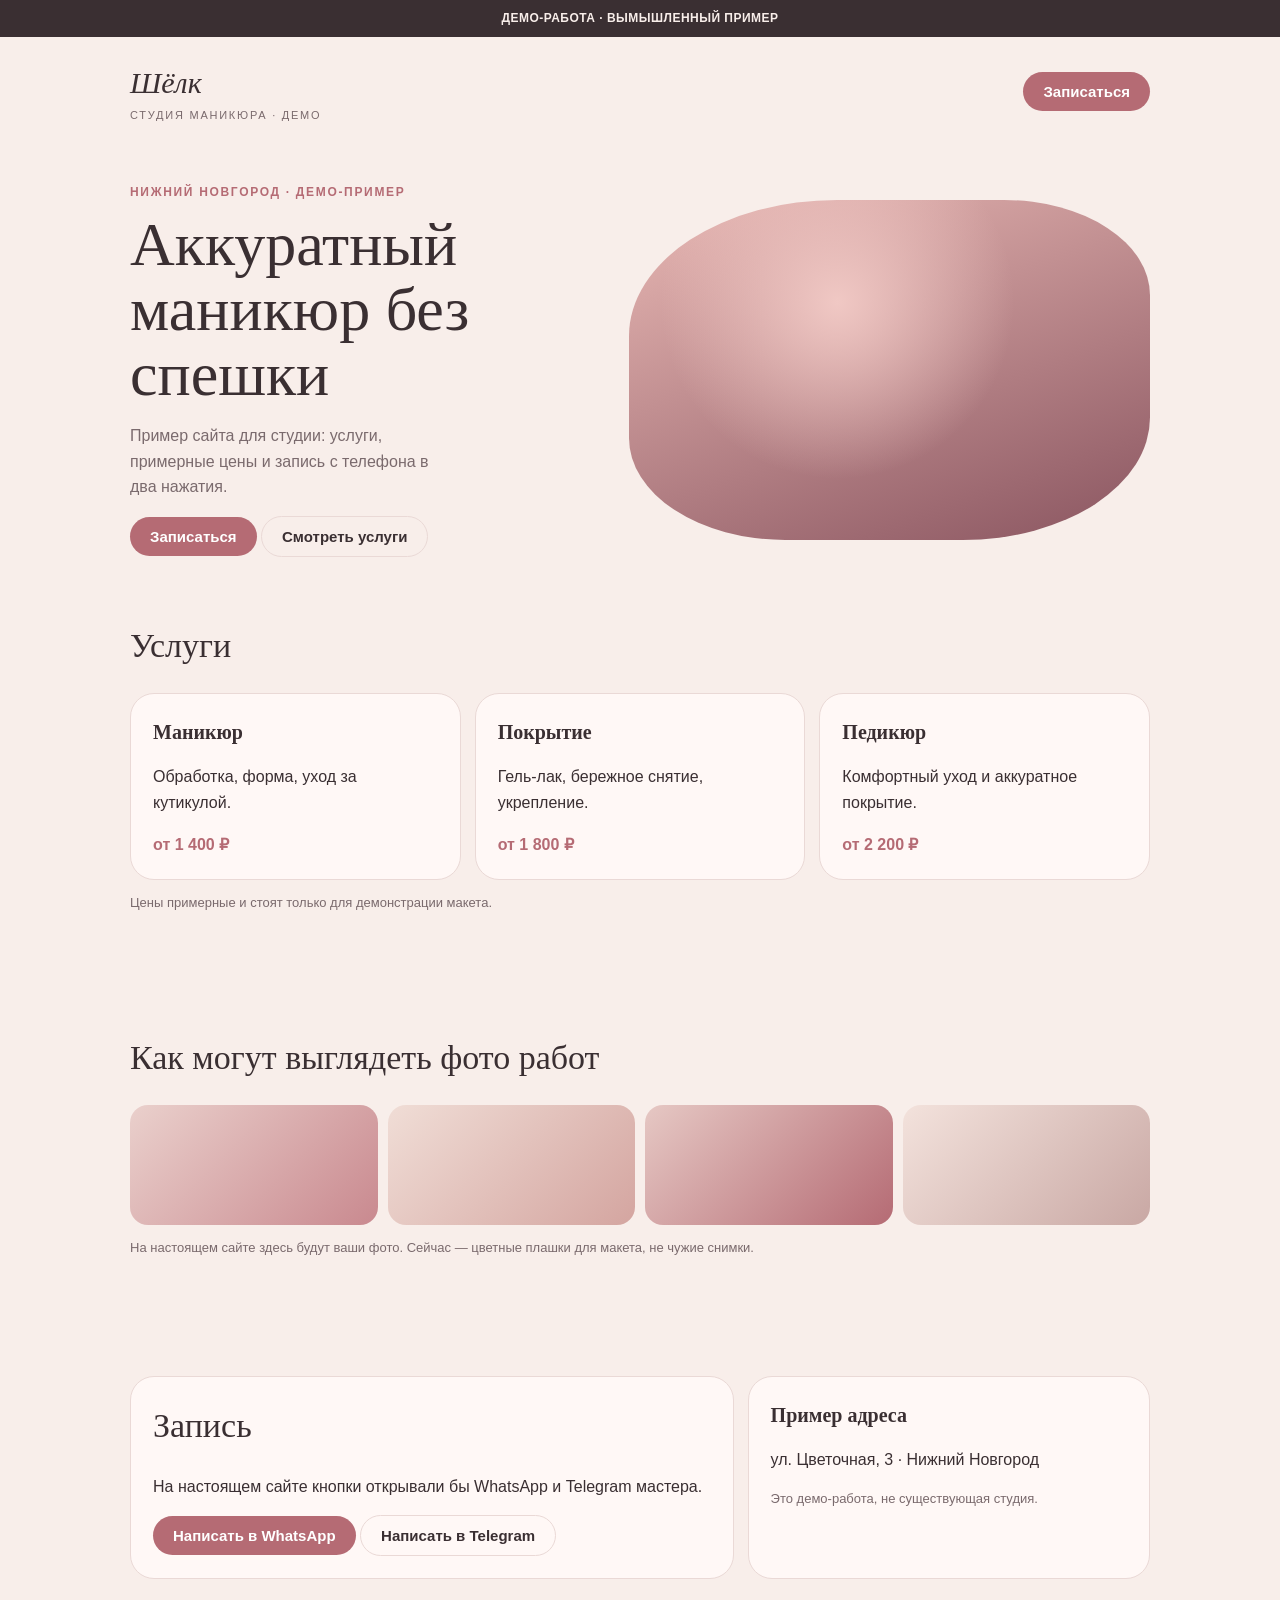
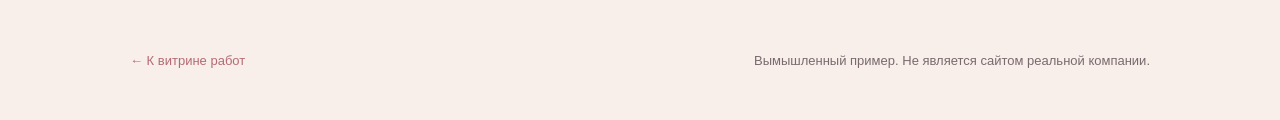
<file: demos/manicure/index.html>
<!DOCTYPE html>
<html lang="ru">
<head>
<meta charset="UTF-8"><meta name="viewport" content="width=device-width, initial-scale=1">
<title>Демо · Студия «Шёлк»</title>
<style>
:root{--bg:#f8eeea;--card:#fff8f6;--ink:#3a2f32;--muted:#7a6a6d;--accent:#b56b74;--line:#ead9d6}
*{box-sizing:border-box}body{margin:0;background:var(--bg);color:var(--ink);font:16px/1.6 "Segoe UI",Arial,sans-serif}
a{color:inherit}.notice{background:#3a2f32;color:#f8eeea;text-align:center;font-size:12px;font-weight:700;letter-spacing:.04em;padding:9px 12px;text-transform:uppercase}
.wrap{width:min(1020px,calc(100% - 32px));margin:0 auto}
header{display:flex;justify-content:space-between;align-items:center;padding:22px 0}
.logo{font-family:Georgia,serif;font-size:30px;font-style:italic}.logo span{display:block;font-style:normal;font-family:"Segoe UI",Arial,sans-serif;font-size:11px;letter-spacing:.16em;text-transform:uppercase;color:var(--muted)}
.btn{display:inline-block;background:var(--accent);color:#fff;border:0;border-radius:999px;padding:12px 20px;font:700 15px/1 "Segoe UI",Arial,sans-serif;text-decoration:none;cursor:pointer}
.btn.ghost{background:transparent;color:var(--ink);border:1px solid var(--line)}
.hero{padding:36px 0 10px;display:grid;grid-template-columns:.95fr 1.05fr;gap:28px;align-items:center}
.eyebrow{letter-spacing:.14em;text-transform:uppercase;font-size:12px;color:var(--accent);font-weight:700}
h1{font-family:Georgia,serif;font-size:clamp(38px,6vw,62px);line-height:1.05;margin:10px 0 16px;font-weight:500}
.lead{color:var(--muted);max-width:36ch}
.hero-art{min-height:340px;border-radius:40% 28% 36% 30%;background:
radial-gradient(circle at 40% 30%,#f0c8c4,transparent 45%),
linear-gradient(160deg,#e8b8b4,#8a5560);}
section{padding:52px 0}h2{font-family:Georgia,serif;font-size:34px;margin:0 0 20px;font-weight:500}
.grid{display:grid;grid-template-columns:repeat(3,1fr);gap:14px}
.card{background:var(--card);border:1px solid var(--line);border-radius:24px;padding:22px}
.card b{display:block;font-size:20px;margin-bottom:6px;font-family:Georgia,serif}
.price{color:var(--accent);font-weight:700}
.hint{font-size:13px;color:var(--muted)}
.gallery{display:grid;grid-template-columns:repeat(4,1fr);gap:10px}
.ph{height:120px;border-radius:18px;background:linear-gradient(135deg,#ead0cc,#c9898f)}
.ph:nth-child(2){background:linear-gradient(135deg,#f0ddd6,#d4a5a0)}
.ph:nth-child(3){background:linear-gradient(135deg,#e6c8c4,#b56b74)}
.ph:nth-child(4){background:linear-gradient(135deg,#f3e2dc,#c9a8a4)}
.contact{display:grid;grid-template-columns:1.2fr .8fr;gap:14px}
footer{padding:20px 0 48px;color:var(--muted);font-size:13px;display:flex;justify-content:space-between;gap:12px;flex-wrap:wrap}
.back{color:var(--accent);text-decoration:none}
dialog{border:0;border-radius:20px;background:#fff8f6;color:var(--ink);padding:24px;width:min(92vw,440px)}
dialog::backdrop{background:#0005}label{display:block;margin:10px 0;font-size:14px}
input,textarea{width:100%;margin-top:6px;padding:10px;border-radius:10px;border:1px solid var(--line);background:#f8eeea;color:var(--ink);font:inherit}
.row{display:flex;gap:8px;flex-wrap:wrap;margin-top:10px}#preview{white-space:pre-wrap;background:#f8eeea;padding:10px;border-radius:10px}
@media(max-width:800px){.hero,.grid,.contact,.gallery{grid-template-columns:1fr 1fr}h1{font-size:38px}.hero{grid-template-columns:1fr}}
</style>
</head>
<body>
<div class="notice">Демо-работа · вымышленный пример</div>
<div class="wrap">
<header>
  <div class="logo">Шёлк<span>Студия маникюра · демо</span></div>
  <a class="btn" href="#contact" onclick="demoMsg(event)">Записаться</a>
</header>
<section class="hero">
  <div>
    <div class="eyebrow">Нижний Новгород · демо-пример</div>
    <h1>Аккуратный маникюр без спешки</h1>
    <p class="lead">Пример сайта для студии: услуги, примерные цены и запись с телефона в два нажатия.</p>
    <a class="btn" href="#contact" onclick="demoMsg(event)">Записаться</a>
    <a class="btn ghost" href="#services">Смотреть услуги</a>
  </div>
  <div class="hero-art" aria-hidden="true"></div>
</section>
<section id="services">
  <h2>Услуги</h2>
  <div class="grid">
    <article class="card"><b>Маникюр</b><p>Обработка, форма, уход за кутикулой.</p><div class="price">от 1 400 ₽</div></article>
    <article class="card"><b>Покрытие</b><p>Гель-лак, бережное снятие, укрепление.</p><div class="price">от 1 800 ₽</div></article>
    <article class="card"><b>Педикюр</b><p>Комфортный уход и аккуратное покрытие.</p><div class="price">от 2 200 ₽</div></article>
  </div>
  <p class="hint">Цены примерные и стоят только для демонстрации макета.</p>
</section>
<section>
  <h2>Как могут выглядеть фото работ</h2>
  <div class="gallery" aria-hidden="true"><div class="ph"></div><div class="ph"></div><div class="ph"></div><div class="ph"></div></div>
  <p class="hint">На настоящем сайте здесь будут ваши фото. Сейчас — цветные плашки для макета, не чужие снимки.</p>
</section>
<section class="contact" id="contact">
  <div class="card">
    <h2>Запись</h2>
    <p>На настоящем сайте кнопки открывали бы WhatsApp и Telegram мастера.</p>
    <a class="btn" href="#contact" onclick="demoMsg(event)">Написать в WhatsApp</a>
    <a class="btn ghost" href="#contact" onclick="demoMsg(event)">Написать в Telegram</a>
  </div>
  <div class="card">
    <b>Пример адреса</b>
    <p>ул. Цветочная, 3 · Нижний Новгород</p>
    <p class="hint">Это демо-работа, не существующая студия.</p>
  </div>
</section>
<footer>
  <a class="back" href="../../index.html">← К витрине работ</a>
  <div>Вымышленный пример. Не является сайтом реальной компании.</div>
</footer>
</div>

<dialog id="modal">
  <form method="dialog">
    <h2>Пример заявки</h2>
    <p>Форма работает только на этой странице и никуда не отправляет данные. На настоящем сайте заявка уходила бы владельцу в WhatsApp или Telegram.</p>
    <label>Имя<input name="client" maxlength="80" placeholder="Ваше имя"></label>
    <label>Комментарий<textarea name="request" id="request" rows="3" maxlength="500" placeholder="Что нужно"></textarea></label>
    <div class="row">
      <button type="button" class="btn" onclick="preview()">Показать пример</button>
      <button class="btn ghost" value="cancel">Закрыть</button>
    </div>
    <p id="preview" hidden></p>
  </form>
</dialog>
<script>
function openModal(v){var r=document.getElementById("request"); if(r) r.value=v||""; document.getElementById("modal").showModal()}
function preview(){
  var f=document.querySelector("#modal form");
  var t="ДЕМО-ЗАЯВКА\nИмя: "+(f.elements.client.value.trim()||"не указано")+"\nЗапрос: "+(f.elements.request.value.trim()||"не указан")+"\n\nНа настоящем сайте это сообщение ушло бы владельцу.";
  var p=document.getElementById("preview"); p.hidden=false; p.textContent=t;
}
function demoMsg(e){if(e) e.preventDefault(); openModal("Хочу записаться");}
</script>

</body></html>
</file>
<file: styles.css>
:root {
  --bg: #f3efe8;
  --bg-soft: #e9e2d6;
  --paper: #fffdf9;
  --ink: #1b1815;
  --muted: #5f584f;
  --line: #d8d0c4;
  --accent: #c2471a;
  --accent-dark: #9a3512;
  --accent-soft: #f6e4db;
  --green: #2c5c45;
  --shadow: 0 18px 40px rgba(40, 28, 16, 0.08);
  --radius: 22px;
  --sans: "Segoe UI", "Helvetica Neue", Arial, "Noto Sans", sans-serif;
  --serif: "Iowan Old Style", "Palatino Linotype", Palatino, "Times New Roman", serif;
}
* { box-sizing: border-box; }
html { scroll-behavior: smooth; }
body {
  margin: 0;
  background: var(--bg);
  color: var(--ink);
  font: 18px/1.55 var(--sans);
  text-rendering: optimizeLegibility;
}
img { max-width: 100%; display: block; }
a { color: inherit; }
.wrap { width: min(1120px, calc(100% - 32px)); margin: 0 auto; }
.skip {
  position: absolute; left: -999px; top: 8px;
  background: var(--ink); color: #fff; padding: 8px 12px; border-radius: 8px;
}
.skip:focus { left: 12px; z-index: 20; }

/* Top notice when Telegram is not configured */
.admin-note {
  display: none;
  background: #3d3428;
  color: #f7f1e8;
  font-size: 14px;
  text-align: center;
  padding: 10px 16px;
}
.admin-note.is-on { display: block; }

header.nav {
  position: sticky; top: 0; z-index: 10;
  backdrop-filter: blur(14px);
  background: rgba(243, 239, 232, 0.92);
  border-bottom: 1px solid var(--line);
}
.nav-inner {
  display: flex; align-items: center; justify-content: space-between;
  gap: 16px; padding: 14px 0;
}
.brand { display: flex; flex-direction: column; text-decoration: none; line-height: 1.15; }
.brand b { font-size: 18px; letter-spacing: -0.03em; }
.brand span { font-size: 12px; color: var(--muted); }
.nav-links { display: flex; gap: 18px; align-items: center; font-size: 15px; }
.nav-links a { text-decoration: none; color: var(--muted); }
.nav-links a:hover { color: var(--ink); }
.btn {
  display: inline-flex; align-items: center; justify-content: center; gap: 8px;
  background: var(--accent); color: #fff; text-decoration: none;
  border: 0; border-radius: 999px; padding: 12px 20px;
  font: 600 16px/1 var(--sans); cursor: pointer;
  box-shadow: 0 8px 18px rgba(194, 71, 26, 0.22);
}
.btn:hover { background: var(--accent-dark); }
.btn-dark { background: var(--ink); box-shadow: none; }
.btn-dark:hover { background: #000; }
.btn-ghost {
  background: transparent; color: var(--ink);
  box-shadow: none; border: 1px solid var(--line);
}
.btn-ghost:hover { background: var(--paper); }
.btn[aria-disabled="true"] { opacity: 0.85; cursor: pointer; }

.hero { padding: 56px 0 28px; }
.hero-grid {
  display: grid; grid-template-columns: 1.1fr 0.9fr; gap: 40px; align-items: center;
}
.eyebrow {
  display: inline-flex; align-items: center; gap: 8px;
  font-size: 13px; letter-spacing: 0.08em; text-transform: uppercase;
  color: var(--green); font-weight: 700;
}
h1 {
  font-family: var(--serif);
  font-size: clamp(40px, 6.4vw, 68px);
  line-height: 1.04; letter-spacing: -0.03em;
  margin: 14px 0 16px; font-weight: 600;
}
.lead { font-size: 20px; color: var(--muted); max-width: 38ch; margin: 0 0 24px; }
.hero-actions { display: flex; flex-wrap: wrap; gap: 12px; }
.hero-card {
  background: var(--paper); border-radius: 28px; padding: 22px;
  box-shadow: var(--shadow); border: 1px solid var(--line);
}
.hero-card img, .hero-card .preview {
  border-radius: 18px; overflow: hidden; background: #2a2420; min-height: 280px;
}
.preview {
  padding: 22px; color: #f6efe6; min-height: 320px;
  background:
    radial-gradient(800px 200px at 80% 0%, #c2471a55, transparent),
    linear-gradient(180deg, #2c241e, #181410);
}
.preview small { opacity: 0.7; letter-spacing: 0.08em; text-transform: uppercase; font-size: 11px; }
.preview strong { display: block; font-family: var(--serif); font-size: 32px; margin: 10px 0 8px; }
.preview p { margin: 0; color: #e8d8c8; }
.preview .pills { display: flex; gap: 8px; flex-wrap: wrap; margin-top: 22px; }
.pill { background: #fff2; border: 1px solid #fff3; border-radius: 999px; padding: 6px 10px; font-size: 13px; }

section { padding: 68px 0; }
section h2 {
  font-family: var(--serif); font-size: clamp(30px, 4vw, 44px);
  letter-spacing: -0.03em; margin: 0 0 12px; font-weight: 600;
}
.section-lead { color: var(--muted); max-width: 52ch; margin: 0 0 32px; }
.about-grid, .steps, .prices, .works, .faq { display: grid; gap: 16px; }
.about-grid { grid-template-columns: 1.2fr 0.8fr; }
.card {
  background: var(--paper); border: 1px solid var(--line);
  border-radius: var(--radius); padding: 24px;
}
.card h3 { margin: 0 0 8px; font-size: 20px; }
.muted { color: var(--muted); }
.facts { display: grid; gap: 12px; }
.fact { background: var(--bg-soft); border-radius: 16px; padding: 18px; }
.fact b { display: block; font-size: 22px; margin-bottom: 4px; }

.services { display: grid; grid-template-columns: repeat(3, 1fr); gap: 16px; }
.icon { width: 44px; height: 44px; border-radius: 14px; background: var(--accent-soft); display: grid; place-items: center; margin-bottom: 14px; font-size: 20px; }

.works { grid-template-columns: repeat(2, 1fr); }
.work { overflow: hidden; padding: 0; text-decoration: none; color: inherit; display: block; transition: transform .2s ease, box-shadow .2s ease; }
.work:hover { transform: translateY(-3px); box-shadow: var(--shadow); }
.work-visual { min-height: 210px; padding: 22px; color: #fff; display: flex; flex-direction: column; justify-content: flex-end; }
.work-visual.barber { background: linear-gradient(160deg, #3a2a22, #14110f 70%); }
.work-visual.auto { background: linear-gradient(160deg, #2a2d22, #111 70%); }
.work-visual.coffee { background: linear-gradient(160deg, #7a4a32, #3a2418 70%); }
.work-visual.nails { background: linear-gradient(160deg, #8a5a62, #3a272c 70%); }
.badge {
  align-self: flex-start; background: #fff; color: var(--ink);
  font-size: 11px; font-weight: 700; letter-spacing: 0.06em;
  text-transform: uppercase; border-radius: 999px; padding: 5px 9px; margin-bottom: auto;
}
.work-visual h3 { margin: 0 0 6px; font-size: 26px; font-family: var(--serif); }
.work-body { padding: 18px 22px 22px; }
.work-body p { margin: 0 0 10px; color: var(--muted); }
.more { font-weight: 600; font-size: 15px; }

.prices { grid-template-columns: repeat(3, 1fr); align-items: stretch; }
.price { display: flex; flex-direction: column; gap: 8px; position: relative; }
.price.featured { border-color: var(--accent); box-shadow: var(--shadow); }
.price .tag { position: absolute; top: 16px; right: 16px; background: var(--accent); color: #fff; border-radius: 999px; font-size: 12px; padding: 4px 8px; }
.price .sum { font-family: var(--serif); font-size: 40px; letter-spacing: -0.03em; margin: 8px 0; }
.price ul { margin: 8px 0 18px; padding: 0; list-style: none; color: var(--muted); flex: 1; }
.price li { padding: 7px 0 7px 22px; position: relative; }
.price li:before { content: "✓"; position: absolute; left: 0; color: var(--green); font-weight: 700; }
.note { font-size: 14px; color: var(--muted); margin-top: 18px; }

.steps { grid-template-columns: repeat(5, 1fr); }
.step { min-height: 100%; }
.num { font-family: var(--serif); font-size: 28px; color: var(--accent); display: block; margin-bottom: 8px; }

.faq { grid-template-columns: 1fr 1fr; }
details {
  background: var(--paper); border: 1px solid var(--line);
  border-radius: 18px; padding: 16px 18px;
}
summary { cursor: pointer; font-weight: 650; }
details p { margin: 10px 0 0; color: var(--muted); }

.cta {
  background: #1b1815; color: #f7f1e8; border-radius: 32px; padding: 42px 36px;
  display: flex; justify-content: space-between; align-items: center; gap: 24px;
}
.cta h2 { color: #fff; margin-bottom: 8px; }
.cta p { margin: 0; color: #d8cbbd; }
.cta-actions { display: flex; flex-direction: column; gap: 10px; min-width: 260px; }
.tg-missing { display: none; font-size: 14px; color: #ecd7c4; }
.tg-missing.is-on { display: block; }

footer {
  padding: 28px 0 110px; color: var(--muted); font-size: 14px;
  display: flex; justify-content: space-between; gap: 16px; flex-wrap: wrap;
}

.sticky-cta {
  display: none;
  position: fixed; left: 12px; right: 12px; bottom: 12px; z-index: 12;
  justify-content: center;
}
.sticky-cta .btn { width: 100%; padding: 16px; }

@media (max-width: 900px) {
  .hero-grid, .about-grid, .services, .prices, .steps, .faq, .works { grid-template-columns: 1fr; }
  .steps { grid-template-columns: 1fr 1fr; }
  .hero { padding-top: 32px; }
  .cta { flex-direction: column; align-items: flex-start; padding: 28px 22px; }
  .nav-links { display: none; }
  .sticky-cta { display: flex; }
  section { padding: 48px 0; }
}
@media (max-width: 560px) {
  .steps { grid-template-columns: 1fr; }
  h1 { font-size: 36px; }
  .lead { font-size: 18px; }
}
</file>
